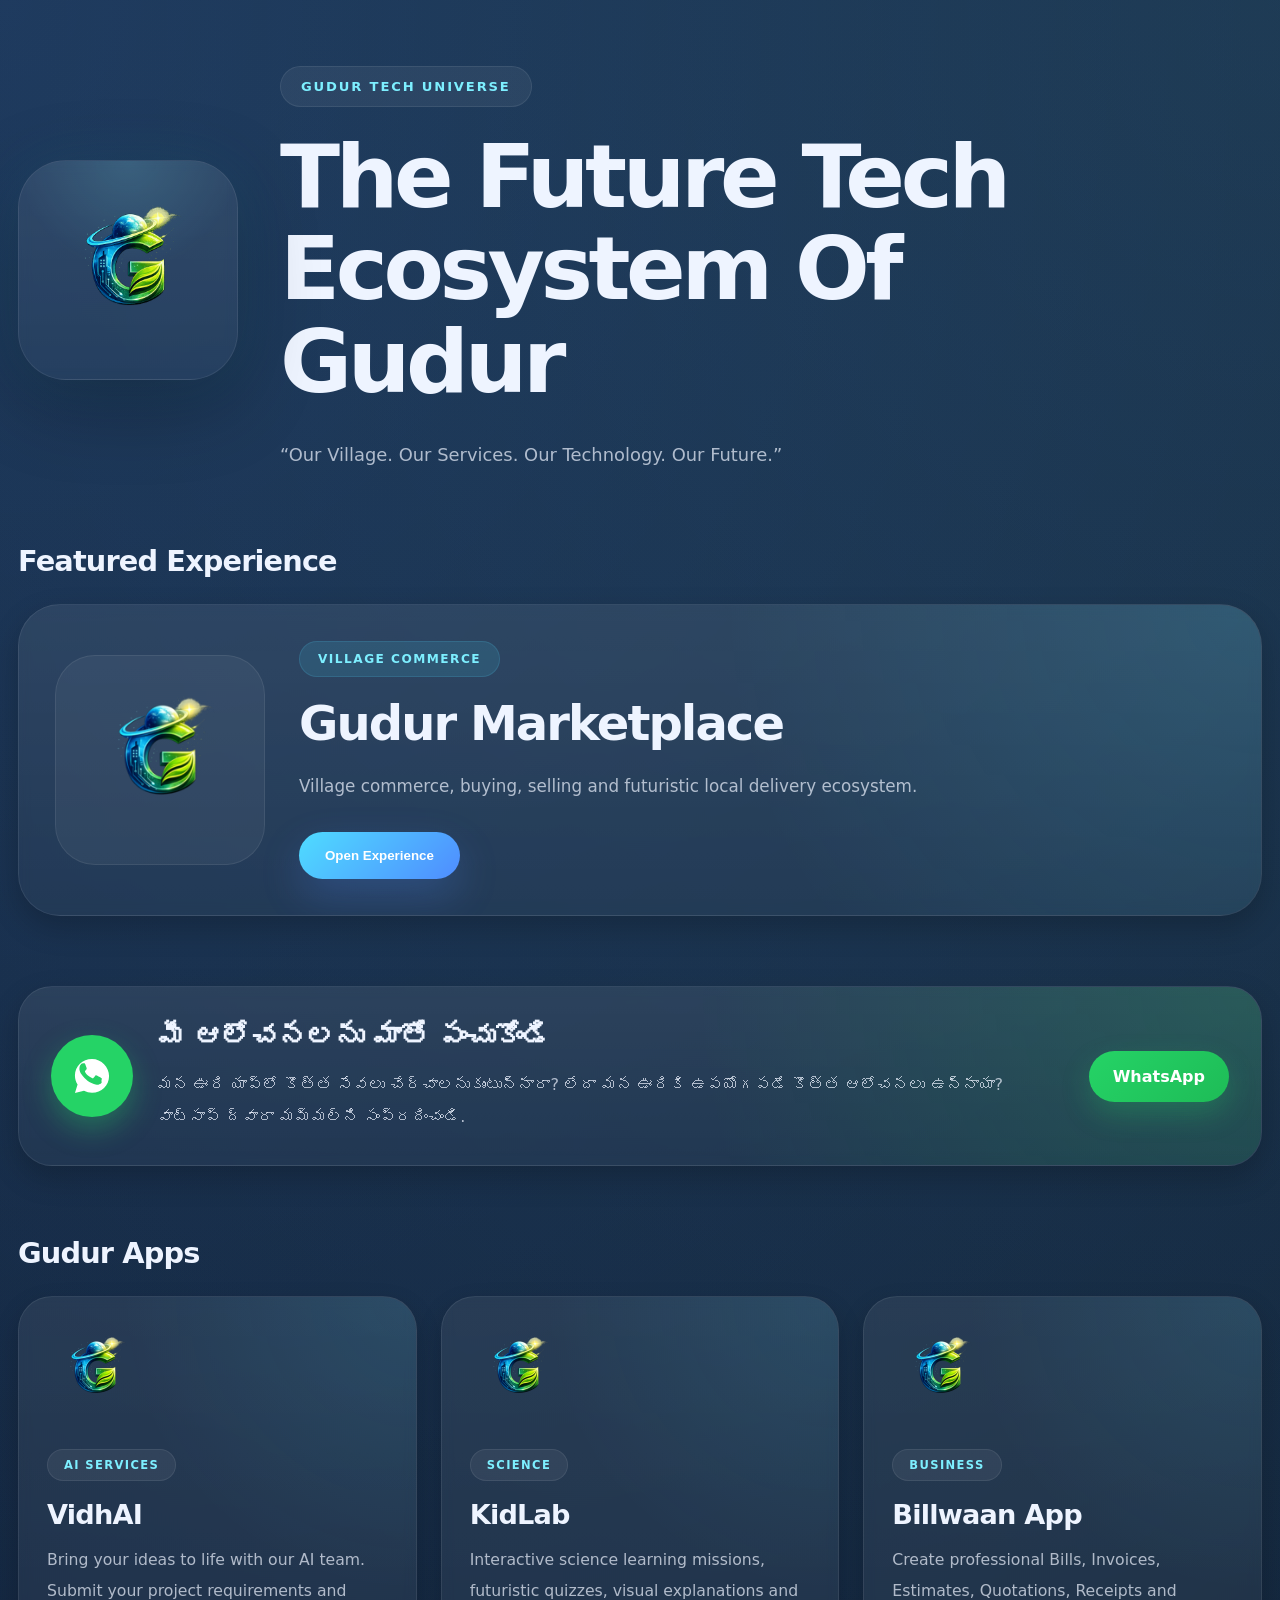
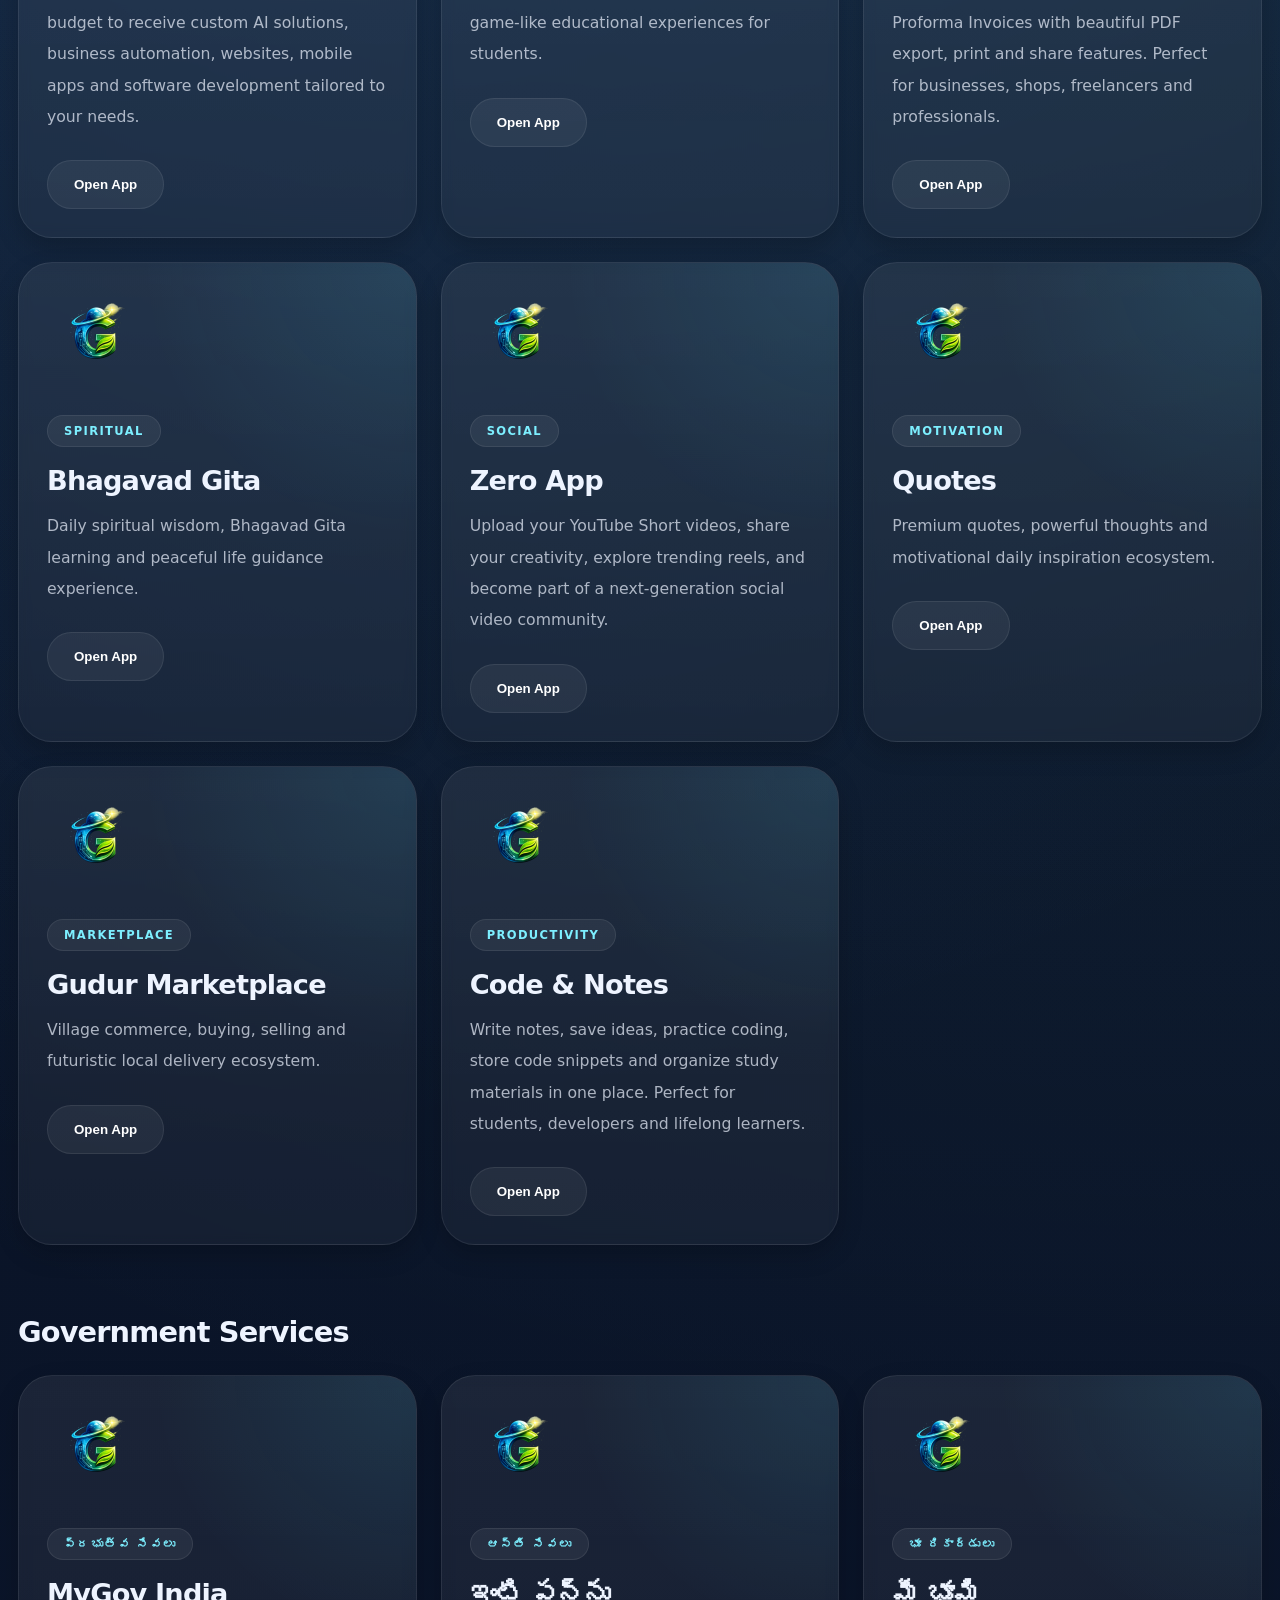
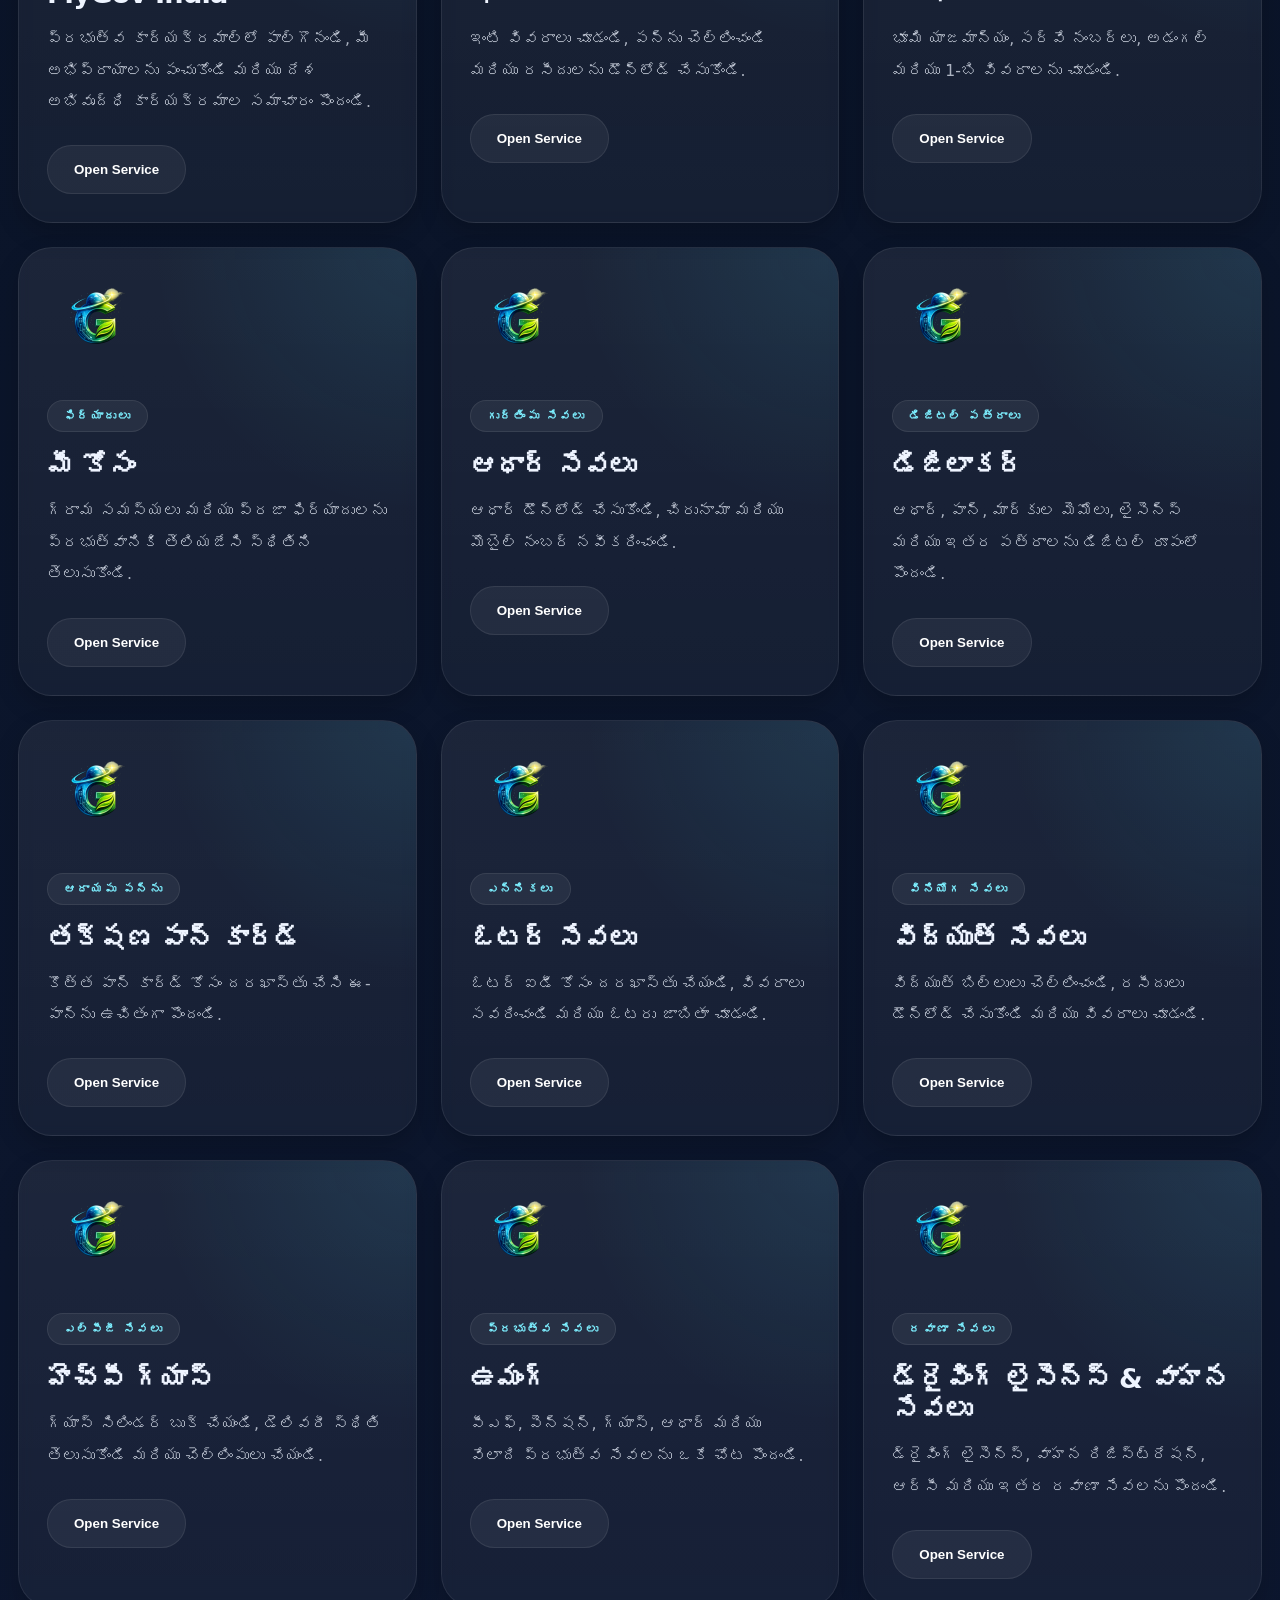
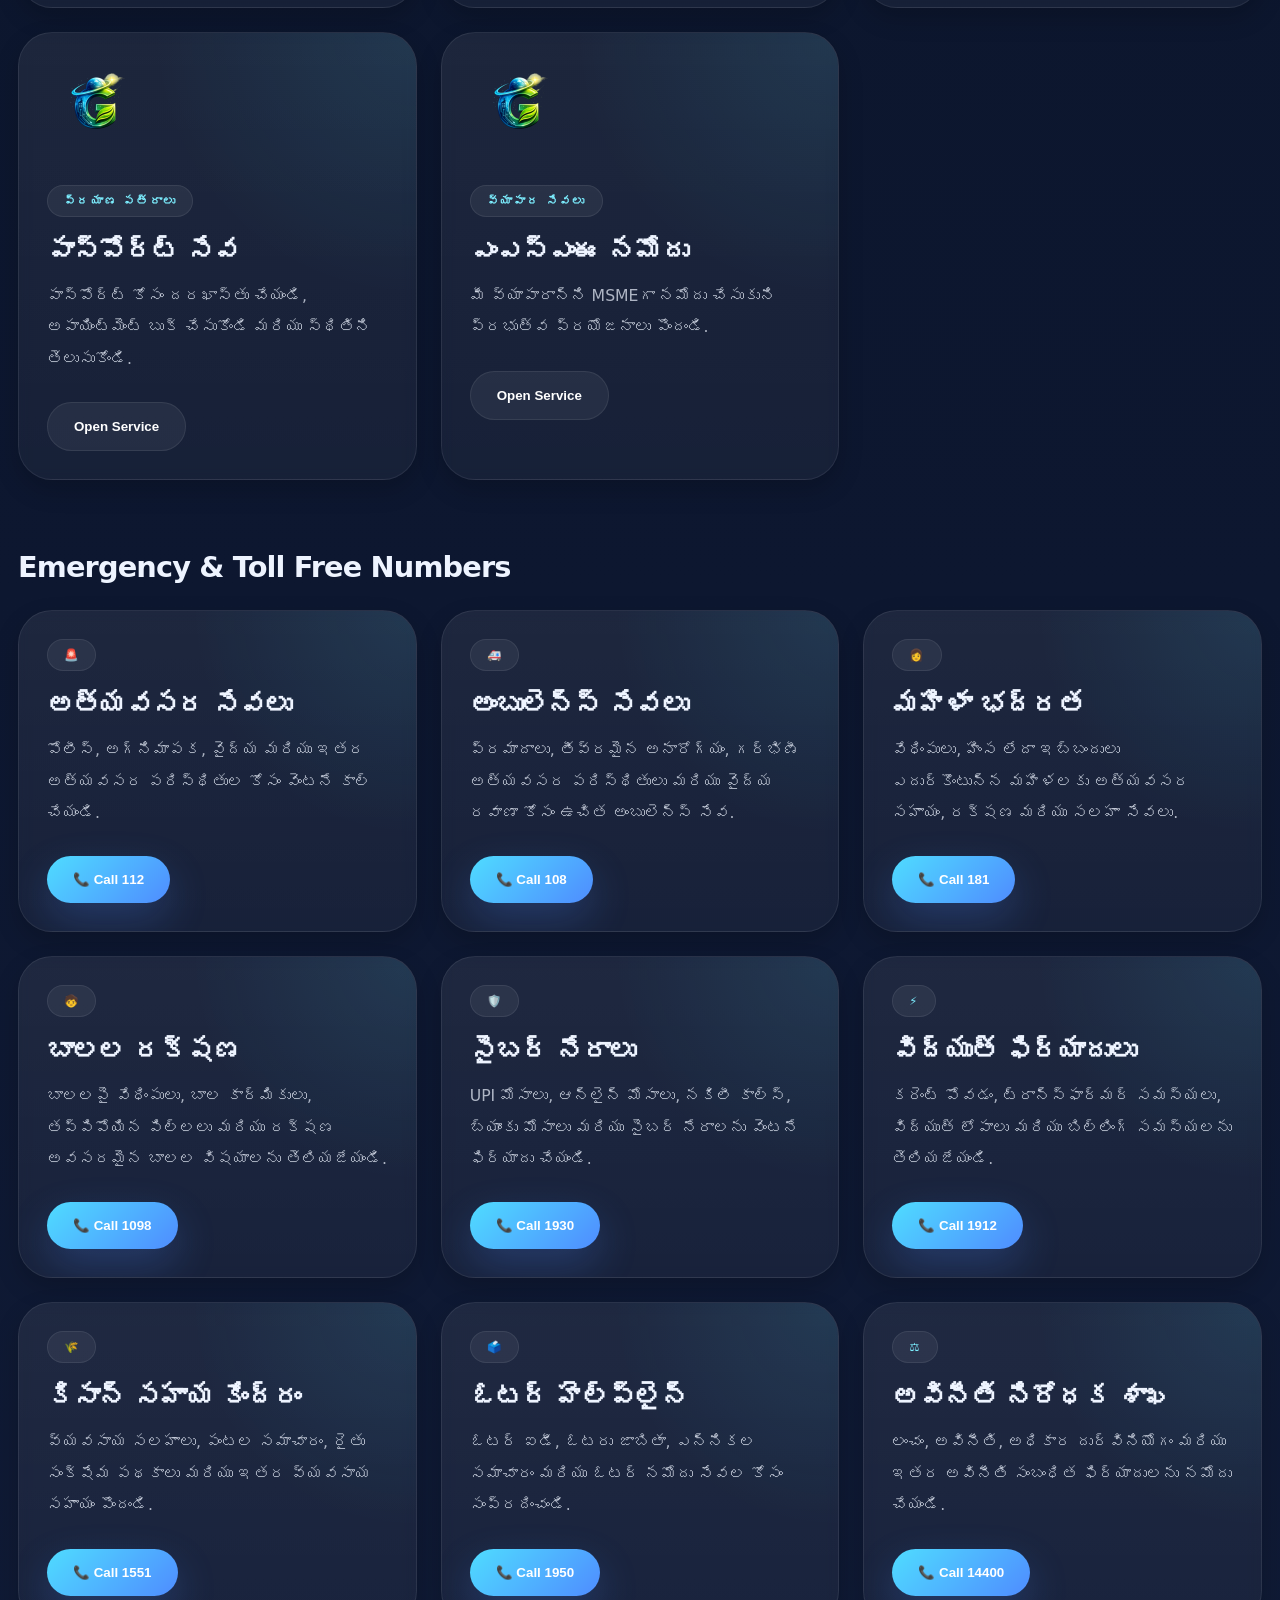
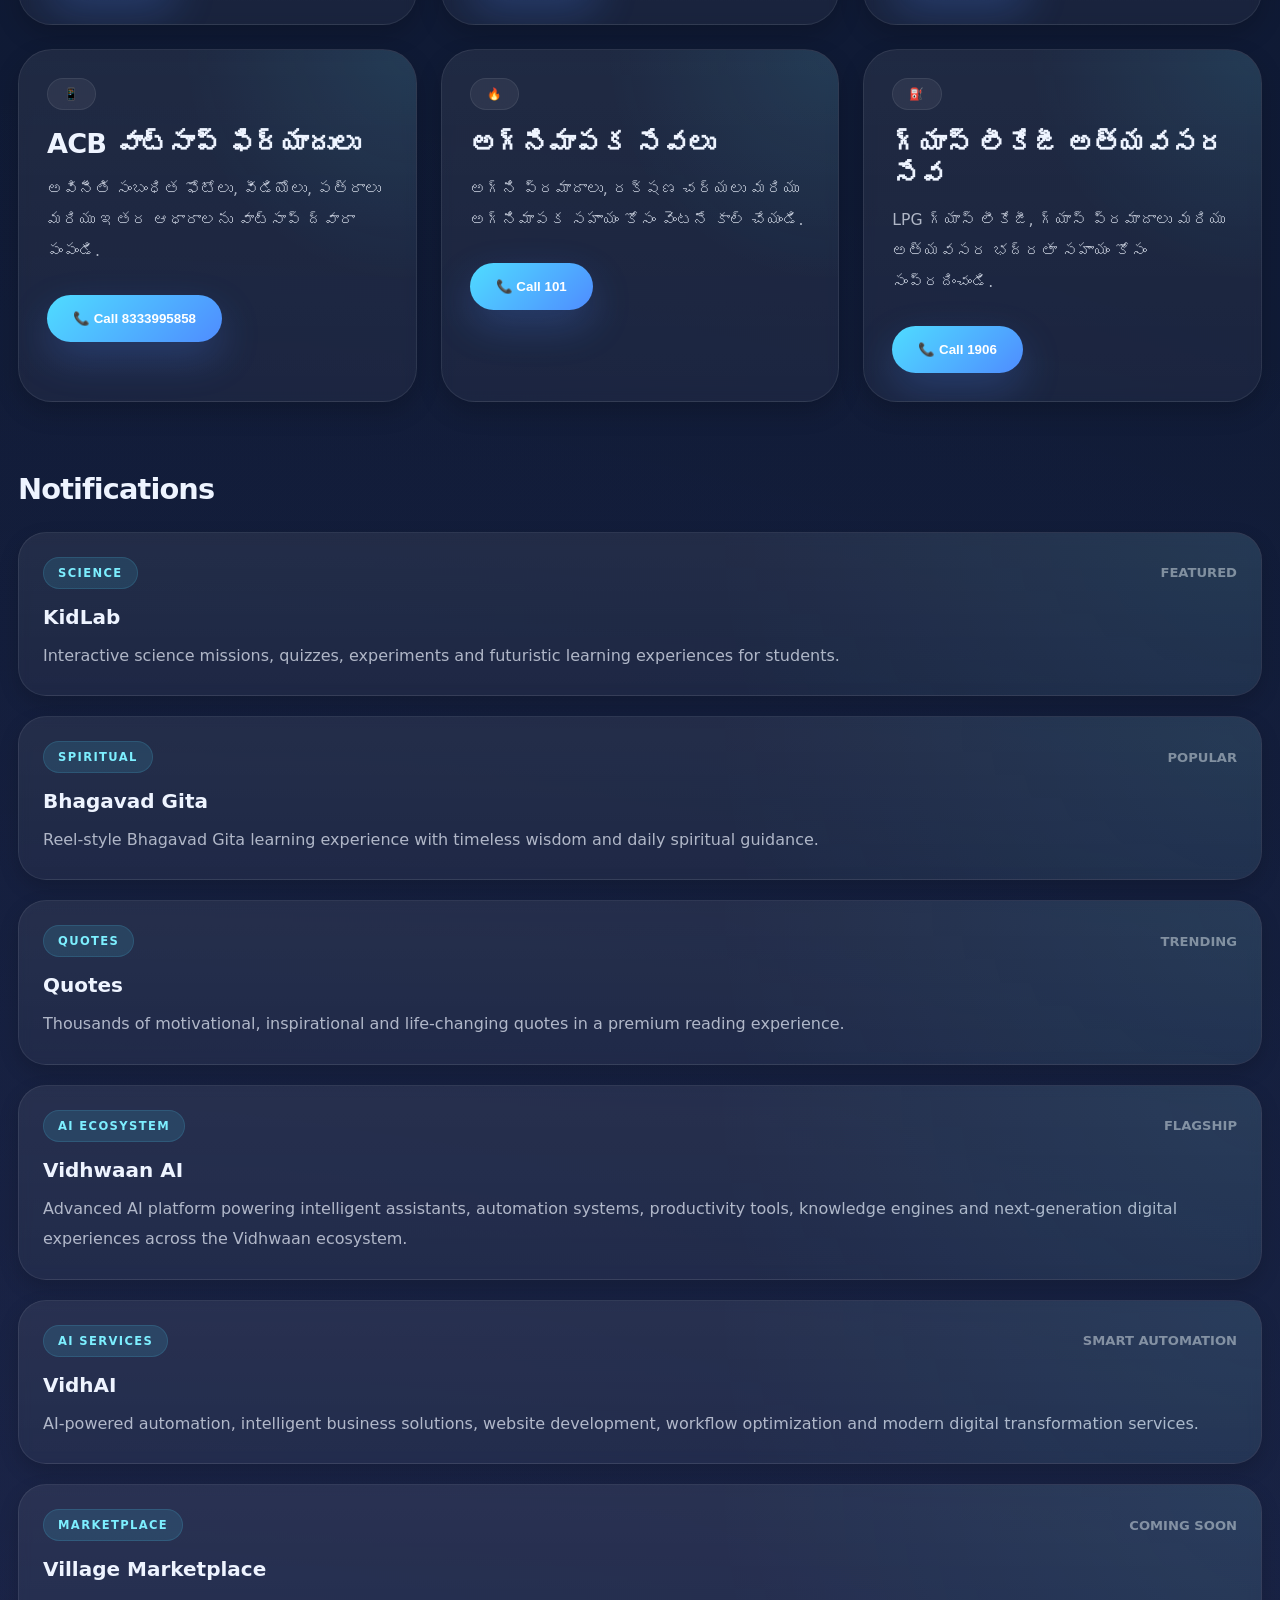
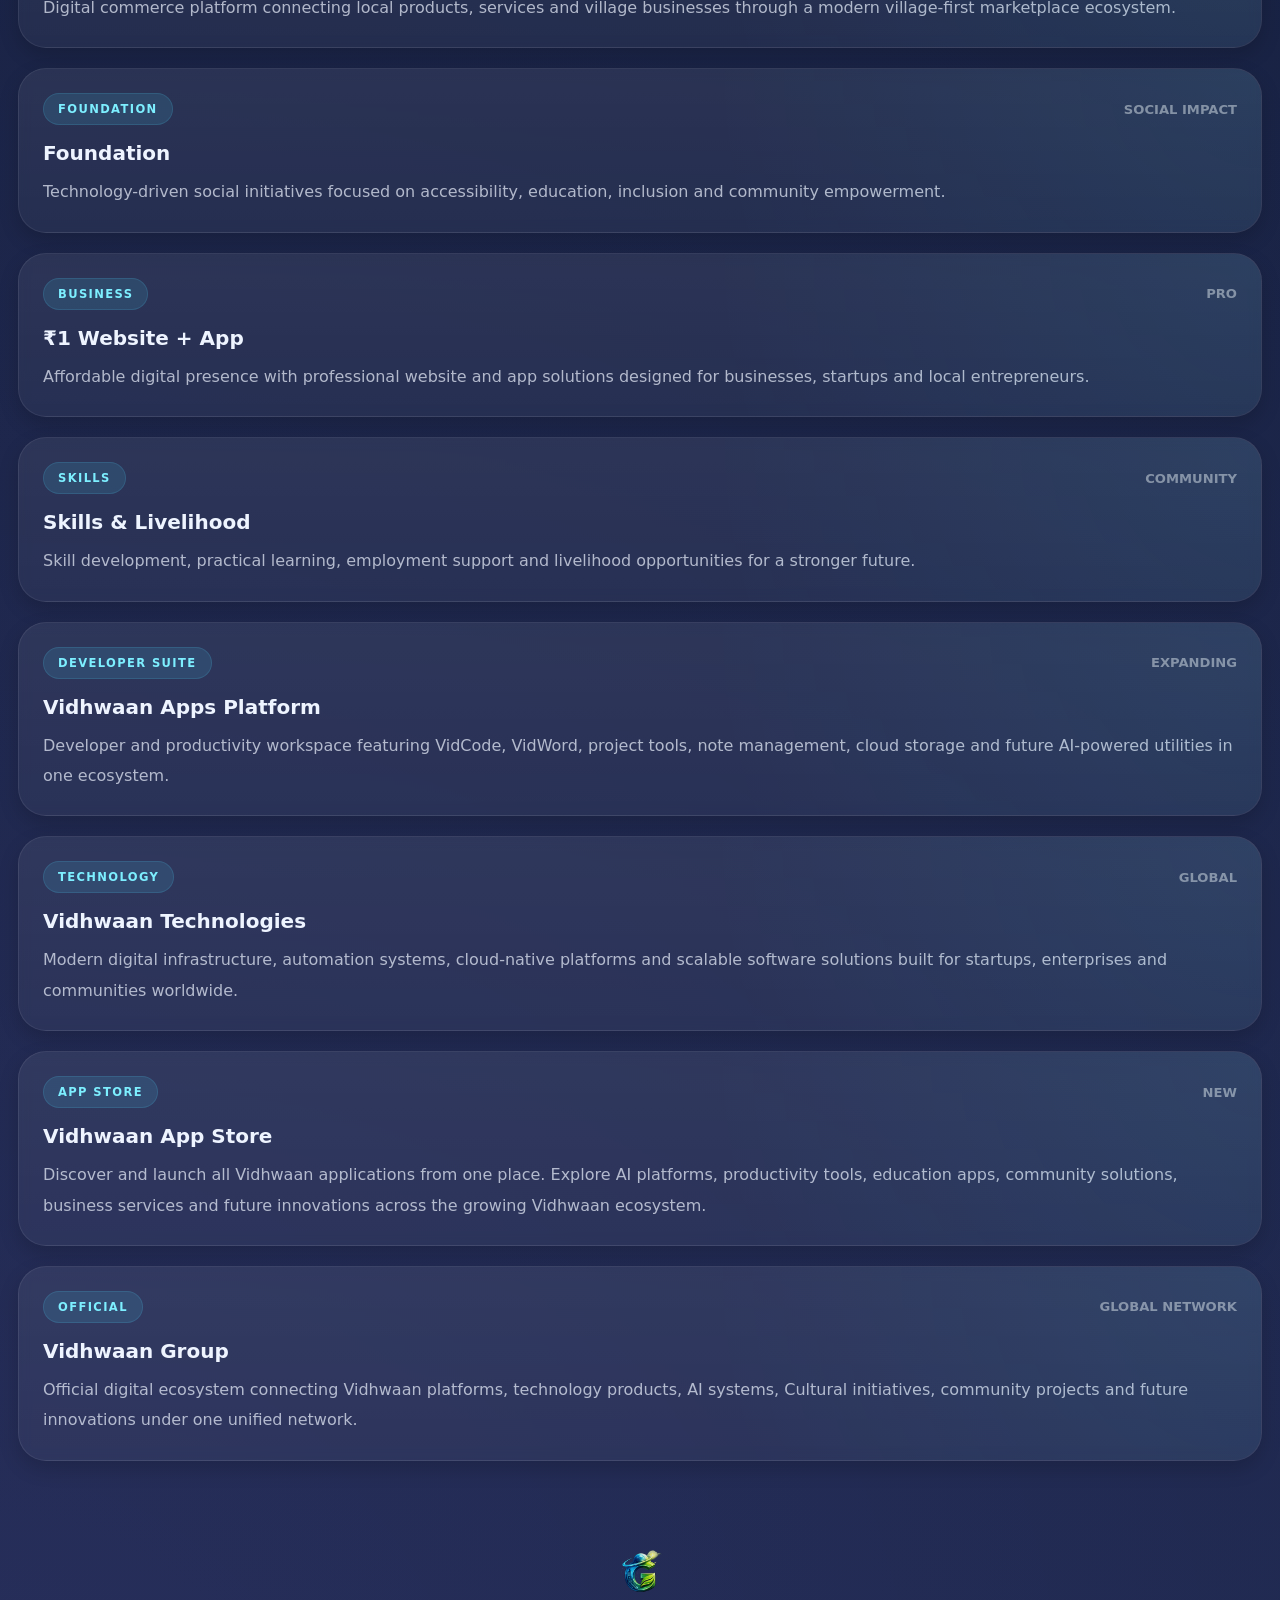
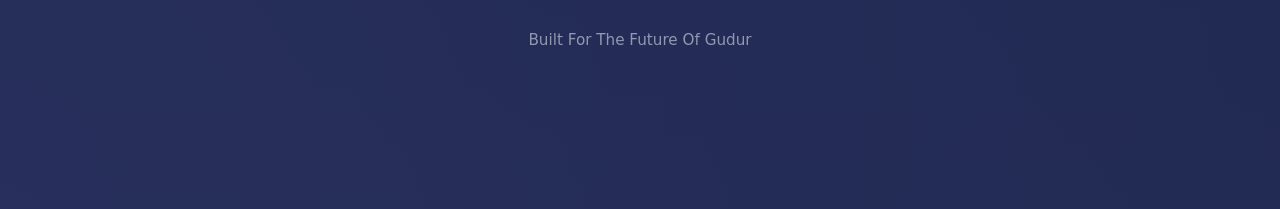
<file: public/index.html>
<!DOCTYPE html>

<html lang="en">

<head>

  <!-- ===================================== -->
  <!-- BASIC -->
  <!-- ===================================== -->

  <meta charset="UTF-8" />

  <meta
    name="viewport"
    content="
      width=device-width,
      initial-scale=1,
      maximum-scale=1,
      viewport-fit=cover
    "
  />

  <meta
    http-equiv="X-UA-Compatible"
    content="IE=edge"
  />

  <!-- ===================================== -->
  <!-- TITLE -->
  <!-- ===================================== -->

  <title>
    Gudur — Tech Universe
  </title>

  <!-- ===================================== -->
  <!-- SEO -->
  <!-- ===================================== -->

  <meta
    name="description"
    content="
      Gudur Tech Universe brings together learning, spirituality, marketplace, community services and futuristic digital experiences in one premium ecosystem.
    "
  />

  <meta
    name="keywords"
    content="
      Gudur,
      Tech Village,
      KidLab,
      Bhagavad Gita,
      Marketplace,
      Science Learning,
      Village Apps,
      Vidhwaan,
      Community Platform
    "
  />

  <meta
    name="author"
    content="Vidhwaan"
  />

  <meta
    name="robots"
    content="
      index,
      follow,
      max-image-preview:large
    "
  />

  <link
    rel="canonical"
    href="https://gudur.vidhwaan.com/"
  />

  <!-- ===================================== -->
  <!-- THEME -->
  <!-- ===================================== -->

  <meta
    name="theme-color"
    content="#07111f"
  />

  <meta
    name="mobile-web-app-capable"
    content="yes"
  />

  <meta
    name="apple-mobile-web-app-capable"
    content="yes"
  />

  <meta
    name="apple-mobile-web-app-status-bar-style"
    content="black-translucent"
  />

  <meta
    name="apple-mobile-web-app-title"
    content="Gudur"
  />

  <!-- ===================================== -->
  <!-- OPEN GRAPH -->
  <!-- ===================================== -->

  <meta
    property="og:type"
    content="website"
  />

  <meta
    property="og:url"
    content="https://gudur.vidhwaan.com/"
  />

  <meta
    property="og:title"
    content="
      Gudur — Tech Universe
    "
  />

  <meta
    property="og:description"
    content="
      The futuristic tech ecosystem of Gudur.
    "
  />

  <meta
    property="og:image"
    content="
      https://gudur.vidhwaan.com/icons/icon-512.png
    "
  />

  <!-- ===================================== -->
  <!-- TWITTER -->
  <!-- ===================================== -->

  <meta
    name="twitter:card"
    content="summary_large_image"
  />

  <meta
    name="twitter:title"
    content="
      Gudur Tech Universe
    "
  />

  <meta
    name="twitter:description"
    content="
      Learning, Marketplace, Spirituality and Community Apps
    "
  />

  <meta
    name="twitter:image"
    content="
      https://gudur.vidhwaan.com/icons/icon-512.png
    "
  />

  <!-- ===================================== -->
  <!-- ICONS -->
  <!-- ===================================== -->

  <link
    rel="icon"
    href="./favicon.ico"
    sizes="any"
  />

  <link
    rel="apple-touch-icon"
    href="./icons/icon-192.png"
  />

  <!-- ===================================== -->
  <!-- PWA -->
  <!-- ===================================== -->

  <link
    rel="manifest"
    href="./manifest.json"
  />

  <!-- ===================================== -->
  <!-- CSS -->
  <!-- ===================================== -->

  <link
    rel="stylesheet"
    href="./main.css"
  />

</head>

<body>



  <!-- ===================================== -->
  <!-- BACKGROUND -->
  <!-- ===================================== -->



  <!-- ===================================== -->
  <!-- APP -->
  <!-- ===================================== -->

  <main id="app">

    <!-- ================================= -->
    <!-- HERO -->
    <!-- ================================= -->

    <section class="heroSection">

      <div class="heroLogoWrap">

        <img
          src="./icons/logo.png"
          alt="Gudur Logo"
          class="heroLogo"
        />

      </div>

      <div class="heroContent">

        <div class="heroBadge">
          GUDUR TECH UNIVERSE
        </div>

        <h1>
          The Future Tech Ecosystem Of Gudur
        </h1>

        <p class="heroText">
          “Our Village. Our Services. Our Technology. Our Future.”
        </p>

      </div>

    </section>

    <!-- ================================= -->
    <!-- FEATURED -->
    <!-- ================================= -->

    <section class="sectionBlock">

      <div class="sectionTitleWrap">

        <h2>
          Featured Experience
        </h2>

      </div>

      <div id="featuredApp"></div>

    </section>

    <!-- ================================= -->
    <!-- WHATSAPP -->
    <!-- ================================= -->

    <section class="whatsappSection">

      <div class="whatsappCard">

        <div class="whatsappGlow"></div>

        <div class="whatsappIcon">

          <svg
            viewBox="0 0 32 32"
            fill="white"
          >

            <path d="M16 3C8.8 3 3 8.6 3 15.6c0 2.5.7 4.8 2 6.8L3 29l6.9-1.8c1.9 1 4 1.5 6.1 1.5 7.2 0 13-5.6 13-12.6S23.2 3 16 3zm7.4 18c-.3.8-1.8 1.5-2.5 1.6-.7.1-1.6.2-5.3-1.3-4.4-1.8-7.2-6.1-7.4-6.4-.2-.3-1.8-2.3-1.8-4.5s1.1-3.2 1.5-3.7c.4-.4.9-.5 1.2-.5h.9c.3 0 .6 0 .8.7.3.8 1 2.8 1.1 3 .1.2.1.5 0 .7-.1.2-.2.5-.4.7-.2.2-.4.5-.6.7-.2.2-.4.5-.2.9.2.4 1 1.7 2.2 2.8 1.5 1.3 2.8 1.8 3.2 2 .4.2.7.1 1-.1.3-.3 1.1-1.2 1.4-1.7.3-.5.6-.4 1-.3.4.2 2.6 1.2 3 1.5.5.2.8.4.9.7.1.3.1 1-.2 1.8z"/>

          </svg>

        </div>

        <div class="whatsappText">

          <h3>

            మీ ఆలోచనలను మాతో పంచుకోండి

          </h3>

          <p>

            మన ఊరి యాప్‌లో కొత్త సేవలు చేర్చాలనుకుంటున్నారా?

            లేదా మన ఊరికి ఉపయోగపడే కొత్త ఆలోచనలు ఉన్నాయా?

            వాట్సాప్ ద్వారా మమ్మల్ని సంప్రదించండి.

          </p>

        </div>

        <a

          href="https://wa.me/919440246101"

          target="_blank"

          rel="noopener noreferrer"

          class="whatsappBtn"

          aria-label="WhatsApp"

        >

          WhatsApp

        </a>

      </div>

    </section>

    
    <!-- ================================= -->
    <!-- APPS -->
    <!-- ================================= -->

    <section class="sectionBlock">

      <div class="sectionTitleWrap">

        <h2>
          Gudur Apps
        </h2>

      </div>

      <div id="appsGrid"></div>

    </section>



    <!-- ================================= -->
    <!-- GOVERNMENT SERVICES -->
    <!-- ================================= -->

    <section class="sectionBlock">

      <div class="sectionTitleWrap">

        <h2>
          Government Services
        </h2>

      </div>

      <div id="governmentGrid"></div>

    </section>

    <!-- ================================= -->
    <!-- TOLL FREE NUMBERS -->
    <!-- ================================= -->

    <section class="sectionBlock">

      <div class="sectionTitleWrap">

        <h2>
          Emergency & Toll Free Numbers
        </h2>

      </div>

      <div id="tollGrid"></div>

    </section>




    <!-- ================================= -->
    <!-- NOTIFICATIONS -->
    <!-- ================================= -->

    <section
      class="sectionBlock"
      id="notificationsSection"
    >

      <div class="sectionTitleWrap">

        <h2>
          Notifications
        </h2>

      </div>

      <div id="notificationsFeed"></div>

    </section>

    <!-- ================================= -->
    <!-- FOOTER -->
    <!-- ================================= -->

    <footer id="footer">

      <img
        src="./icons/logo.png"
        alt="Gudur"
        class="footerLogo"
      />

      <p>
        Built For The Future Of Gudur
      </p>

    </footer>

  </main>

  <!-- ===================================== -->
  <!-- INSTALL BUTTON -->
  <!-- ===================================== -->

  <button id="installBtn">
    Install App
  </button>

  <!-- ===================================== -->
  <!-- APP -->
  <!-- ===================================== -->

  <script
    src="./app.js"
    defer
  ></script>

</body>

</html>
</file>
<file: public/main.css>
/* =========================================
   ROOT
========================================= */

:root {

  --bg:
    #07111f;

  --bg2:
    #0d1730;

  --bg3:
    #172445;

  --text:
    #eef4ff;

  --muted:
    rgba(238,244,255,0.70);

  --blue1:
    #4fdcff;

  --blue2:
    #4f8cff;

  --cyan:
    #7defff;

  --purple:
    #9d7dff;

  --green:
    #5dd39e;

  --glass:
    rgba(255,255,255,0.06);

  --glassBorder:
    rgba(255,255,255,0.08);

  --radius:
    34px;

}

/* =========================================
   RESET
========================================= */

* {

  margin:
    0;

  padding:
    0;

  box-sizing:
    border-box;

  -webkit-tap-highlight-color:
    transparent;

}

html {

  width:
    100%;

  min-height:
    100%;

  scroll-behavior:
    auto;

  overflow-x:
    hidden;

}

body {

  width:
    100%;

  min-height:
    100vh;

  overflow-x:
    hidden;

  color:
    var(--text);

  font-family:
    Inter,
    system-ui,
    sans-serif;

  background:

    radial-gradient(
      circle at top left,
      rgba(79,140,255,0.22),
      transparent 28%
    ),

    radial-gradient(
      circle at top right,
      rgba(125,239,255,0.14),
      transparent 32%
    ),

    radial-gradient(
      circle at bottom left,
      rgba(157,125,255,0.12),
      transparent 34%
    ),

    linear-gradient(
      180deg,
      var(--bg) 0%,
      var(--bg2) 55%,
      var(--bg3) 100%
    );

  -webkit-font-smoothing:
    antialiased;

  text-rendering:
    optimizeLegibility;

  position:
    relative;

}


/* =========================================
   APP
========================================= */

#app {

  width:
    100%;

  min-height:
    100vh;

  padding:
    max(24px, env(safe-area-inset-top))
    18px
    max(120px, env(safe-area-inset-bottom));

}

/* =========================================
   HERO
========================================= */

.heroSection {

  width:
    100%;

  max-width:
    1280px;

  margin:
    0 auto;

  display:
    flex;

  align-items:
    center;

  justify-content:
    space-between;

  gap:
    42px;

  padding:
    42px 0 70px;

}

.heroLogoWrap {

  width:
    220px;

  height:
    220px;

  border-radius:
    48px;

  background:

    linear-gradient(
      180deg,
      rgba(255,255,255,0.08),
      rgba(255,255,255,0.04)
    );

  border:
    1px solid var(--glassBorder);

  display:
    flex;

  align-items:
    center;

  justify-content:
    center;

  backdrop-filter:
    blur(6px);

  box-shadow:

    0 22px 80px rgba(0,0,0,0.30),

    0 0 60px rgba(79,220,255,0.10);

  position:
    relative;

  overflow:
    hidden;

}

.heroLogoWrap::before {

  content:
    "";

  position:
    absolute;

  inset:
    0;

  background:

    radial-gradient(
      circle at top,
      rgba(125,239,255,0.14),
      transparent 45%
    );

}

.heroLogo {

  width:
    78%;

  height:
    78%;

  object-fit:
    contain;

  position:
    relative;

  z-index:
    2;

}

.heroContent {

  flex:
    1;

}

.heroBadge {

  display:
    inline-flex;

  align-items:
    center;

  gap:
    8px;

  padding:
    12px 20px;

  border-radius:
    999px;

  background:
    rgba(255,255,255,0.06);

  border:
    1px solid rgba(255,255,255,0.08);

  font-size:
    0.82rem;

  font-weight:
    800;

  letter-spacing:
    0.14em;

  margin-bottom:
    24px;

  color:
    var(--cyan);

}

.heroContent h1 {

  font-size:
    clamp(
      2.8rem,
      7vw,
      5.5rem
    );

  line-height:
    1.05;

  letter-spacing:
    -0.05em;

  font-weight:
    900;

  max-width:
    860px;

}

.heroText {

  margin-top:
    28px;

  max-width:
    760px;

  color:
    var(--muted);

  font-size:
    1.12rem;

  line-height:
    2.1;

}

/* =========================================
   SECTION
========================================= */

.sectionBlock {

  width:
    100%;

  max-width:
    1280px;

  margin:
    0 auto 70px;

}

.sectionTitleWrap {

  display:
    flex;

  align-items:
    center;

  justify-content:
    space-between;

  margin-bottom:
    26px;

}

.sectionTitleWrap h2 {

  font-size:
    1.8rem;

  font-weight:
    900;

  letter-spacing:
    -0.03em;

}

/* =========================================
   FEATURED CARD
========================================= */

.featuredCard {

  position:
    relative;

  display:
    flex;

  gap:
    34px;

  align-items:
    center;

  overflow:
    hidden;

  border-radius:
    42px;

  padding:
    36px;



  background:

    linear-gradient(
      180deg,
      rgba(255,255,255,0.08),
      rgba(255,255,255,0.04)
    );

  border:
    1px solid rgba(255,255,255,0.08);

  backdrop-filter:
    blur(6px);

  transition:
    0.24s ease;

  box-shadow:
    0 12px 30px rgba(0,0,0,0.20);

}

.featuredCard:hover {

  transform:
    translateY(-6px);

  border-color:
    rgba(125,239,255,0.20);

}

.featuredGlow {

  position:
    absolute;

  inset:
    0;

  background:

    radial-gradient(
      circle at top right,
      rgba(79,220,255,0.14),
      transparent 42%
    );

  pointer-events:
    none;

}

.featuredImageWrap {

  width:
    210px;

  height:
    210px;

  flex-shrink:
    0;

  border-radius:
    40px;

  display:
    flex;

  align-items:
    center;

  justify-content:
    center;

  background:
    rgba(255,255,255,0.05);

  border:
    1px solid rgba(255,255,255,0.08);

}

.featuredImageWrap img {

  width:
    80%;

  height:
    80%;

  object-fit:
    contain;

}

.featuredContent {

  position:
    relative;

  z-index:
    2;

}

.featuredBadge {

  display:
    inline-flex;

  padding:
    10px 18px;

  border-radius:
    999px;

  background:
    rgba(79,220,255,0.12);

  border:
    1px solid rgba(79,220,255,0.14);

  color:
    var(--cyan);

  font-size:
    0.76rem;

  font-weight:
    800;

  letter-spacing:
    0.12em;

  margin-bottom:
    18px;

}

.featuredContent h3 {

  font-size:
    3rem;

  font-weight:
    900;

  letter-spacing:
    -0.04em;

  margin-bottom:
    18px;

}

.featuredContent p {

  max-width:
    700px;

  line-height:
    2.1;

  color:
    var(--muted);

  font-size:
    1.05rem;

}

/* =========================================
   BUTTONS
========================================= */

.cardButtons {

  display:
    flex;

  gap:
    14px;

  margin-top:
    28px;

  flex-wrap:
    wrap;

}

.launchButton,
.installFeaturedBtn,
.openCardBtn,
.installCardBtn {

  border:
    none;

  outline:
    none;

  cursor:
    pointer;

  border-radius:
    999px;

  padding:
    16px 26px;

  font-weight:
    800;

  transition:
    0.22s ease;

}

.launchButton,
.installFeaturedBtn,
.installCardBtn {

  background:

    linear-gradient(
      135deg,
      var(--blue1),
      var(--blue2)
    );

  color:
    white;

  box-shadow:
    0 16px 40px rgba(79,140,255,0.24);

}

.openCardBtn {

  background:
    rgba(255,255,255,0.06);

  border:
    1px solid rgba(255,255,255,0.08);

  color:
    white;

}

.launchButton:hover,
.installFeaturedBtn:hover,
.openCardBtn:hover,
.installCardBtn:hover {

  transform:
    translateY(-3px);

}

/* =========================================
   APPS GRID
========================================= */

#appsGrid {

  display:
    grid;

  grid-template-columns:
    repeat(
      auto-fit,
      minmax(300px, 1fr)
    );

  gap:
    24px;

}



/* =========================================
   GOVERNMENT SERVICES
========================================= */

#governmentGrid {

  display:
    grid;

  grid-template-columns:
    repeat(
      auto-fit,
      minmax(300px, 1fr)
    );

  gap:
    24px;

}

/* =========================================
   TOLL FREE NUMBERS
========================================= */

#tollGrid {

  display:
    grid;

  grid-template-columns:
    repeat(
      auto-fit,
      minmax(300px, 1fr)
    );

  gap:
    24px;

}

/* =========================================
   APP CARD
========================================= */

.appCard {

  cursor:
    pointer;

  position:
    relative;

  overflow:
    hidden;

  border-radius:
    34px;

  padding:
    28px;



  background:

    linear-gradient(
      180deg,
      rgba(255,255,255,0.07),
      rgba(255,255,255,0.045)
    );

  border:
    1px solid rgba(255,255,255,0.08);

  backdrop-filter:
    blur(6px);

  transition:
    0.24s ease;

  box-shadow:
    0 10px 24px rgba(0,0,0,0.18);

}

.appCard:hover {

  transform:
    translateY(-6px);

  border-color:
    rgba(125,239,255,0.18);

}

.appCardGlow {

  position:
    absolute;

  inset:
    0;

  background:

    radial-gradient(
      circle at top right,
      rgba(79,220,255,0.10),
      transparent 44%
    );

  pointer-events:
    none;

}

.appIcon {

  width:
    96px;

  height:
    96px;

  object-fit:
    contain;

  margin-bottom:
    24px;

  position:
    relative;


  z-index:
    2;

}

.appInfo {

  position:
    relative;

  z-index:
    2;

}

.appTag {

  display:
    inline-flex;

  align-items:
    center;

  justify-content:
    center;

  padding:
    8px 16px;

  border-radius:
    999px;

  background:
    rgba(255,255,255,0.06);

  border:
    1px solid rgba(255,255,255,0.08);

  font-size:
    0.72rem;

  font-weight:
    800;

  letter-spacing:
    0.12em;

  margin-bottom:
    18px;

  color:
    var(--cyan);

}

.appInfo h3 {

  font-size:
    1.7rem;

  font-weight:
    900;

  letter-spacing:
    -0.03em;

  margin-bottom:
    14px;

}

.appInfo p {

  line-height:
    2;

  color:
    var(--muted);

  font-size:
    0.98rem;

}

/* =========================================
   NOTIFICATIONS
========================================= */

#notificationsFeed {

  display:
    grid;

  gap:
    20px;

}

.notificationCard {

  cursor:
    pointer;

  position:
    relative;

  overflow:
    hidden;

  border-radius:
    28px;

  padding:
    24px;



  background:

    linear-gradient(
      180deg,
      rgba(255,255,255,0.07),
      rgba(255,255,255,0.045)
    );

  border:
    1px solid rgba(255,255,255,0.08);

  backdrop-filter:
    blur(6px);

  box-shadow:
    0 8px 20px rgba(0,0,0,0.16);

  transition:
    all .25s ease;

}

.notificationCard:hover {

  transform:
    translateY(-4px);

  border-color:
    rgba(125,239,255,0.22);

  box-shadow:
    0 24px 60px rgba(0,0,0,0.28);

}

.notificationCard:active {

  transform:
    scale(0.98);

}

.notificationGlow {

  position:
    absolute;

  inset:
    0;

  background:

    radial-gradient(
      circle at top right,
      rgba(79,220,255,0.08),
      transparent 44%
    );

}

.notificationTop {

  display:
    flex;

  align-items:
    center;

  justify-content:
    space-between;

  margin-bottom:
    16px;

}

.notificationBadge {

  padding:
    8px 14px;

  border-radius:
    999px;

  background:
    rgba(79,220,255,0.12);

  border:
    1px solid rgba(79,220,255,0.14);

  color:
    var(--cyan);

  font-size:
    0.72rem;

  font-weight:
    800;

  letter-spacing:
    0.12em;

}

.notificationTime {

  color:
    rgba(255,255,255,0.45);

  font-size:
    0.82rem;

  font-weight:
    700;

}

.notificationCard h3 {

  font-size:
    1.25rem;

  font-weight:
    900;

  margin-bottom:
    12px;

}

.notificationCard p {

  line-height:
    1.9;

  color:
    var(--muted);

}

/* =========================================
   WHATSAPP SECTION
========================================= */

.whatsappSection{

  width:100%;

  max-width:1280px;

  margin:0 auto 70px;

}

.whatsappCard{

  position:relative;

  overflow:hidden;

  display:flex;

  align-items:center;

  gap:24px;

  padding:32px;

  border-radius:34px;

  background:

    linear-gradient(

      180deg,

      rgba(255,255,255,0.08),

      rgba(255,255,255,0.04)

    );

  border:

    1px solid rgba(255,255,255,0.08);

  backdrop-filter:blur(6px);

  box-shadow:

    0 12px 30px rgba(0,0,0,0.20);

}

.whatsappCard:hover{

  border-color:

    rgba(37,211,102,.35);

}

.whatsappGlow{

  position:absolute;

  inset:0;

  background:

    radial-gradient(

      circle at top right,

      rgba(37,211,102,.18),

      transparent 45%

    );

  pointer-events:none;

}

.whatsappIcon{

  width:82px;

  height:82px;

  min-width:82px;

  border-radius:50%;

  background:#25D366;

  display:flex;

  align-items:center;

  justify-content:center;

  box-shadow:

    0 12px 28px

    rgba(37,211,102,.35);

  z-index:2;

}

.whatsappIcon svg{

  width:42px;

  height:42px;

}

.whatsappText{

  flex:1;

  z-index:2;

}

.whatsappText h3{

  font-size:1.8rem;

  font-weight:900;

  margin-bottom:16px;

  letter-spacing:-0.03em;

}

.whatsappText p{

  color:var(--muted);

  font-size:1rem;

  line-height:2;

}

.whatsappBtn{

  z-index:2;

  text-decoration:none;

  display:inline-flex;

  align-items:center;

  justify-content:center;

  padding:16px 24px;

  border-radius:999px;

  background:

    linear-gradient(

      135deg,

      #25D366,

      #1ebc57

    );

  color:#fff;

  font-weight:800;

  white-space:nowrap;

  transition:.25s ease;

  box-shadow:

    0 12px 28px

    rgba(37,211,102,.25);

}

.whatsappBtn:hover{

  transform:

    translateY(-3px);

}

.whatsappBtn:active{

  transform:

    scale(.98);

}


/* MOBILE */

@media(max-width:700px){

  .whatsappCard{

    flex-direction:column;

    text-align:center;

    padding:26px;

  }

  .whatsappIcon{

    width:72px;

    height:72px;

    min-width:72px;

  }

  .whatsappIcon svg{

    width:36px;

    height:36px;

  }

  .whatsappText h3{

    font-size:1.45rem;

  }

  .whatsappBtn{

    width:100%;

  }

}


/* =========================================
   FOOTER
========================================= */

#footer {

  width:
    100%;

  max-width:
    1280px;

  margin:
    0 auto;

  padding:
    10px 0 40px;

  display:
    flex;

  flex-direction:
    column;

  align-items:
    center;

  justify-content:
    center;

  gap:
    18px;

}

.footerLogo {

  width:
    72px;

  height:
    72px;

  object-fit:
    contain;

  opacity:
    0.9;

}

#footer p {

  color:
    rgba(238,244,255,0.54);

  text-align:
    center;

  font-size:
    0.95rem;

}

/* =========================================
   INSTALL BUTTON
========================================= */

#installBtn {

  position:
    fixed;

  right:
    18px;

  bottom:
    max(
      18px,
      env(safe-area-inset-bottom)
    );

  z-index:
    999999;

  border:
    none;

  outline:
    none;

  cursor:
    pointer;

  border-radius:
    999px;

  padding:
    16px 24px;

  background:

    linear-gradient(
      135deg,
      var(--blue1),
      var(--blue2)
    );

  color:
    white;

  font-size:
    0.95rem;

  font-weight:
    800;

  box-shadow:
    0 16px 40px rgba(79,140,255,0.24);

  backdrop-filter:
    blur(6px);

  opacity:
    0;

  visibility:
    hidden;

  transform:
    translateY(20px);

  transition:
    0.22s ease;

}

#installBtn.showInstall {

  opacity:
    1;

  visibility:
    visible;

  transform:
    translateY(0);

}




/* =========================================
   MOBILE
========================================= */

@media (max-width: 900px) {

  .heroSection {

    flex-direction:
      column;

    align-items:
      flex-start;

    padding:
      24px 0 60px;

  }

  .heroLogoWrap {

    width:
      170px;

    height:
      170px;

    border-radius:
      38px;

  }

  .featuredCard {

    flex-direction:
      column;

    align-items:
      flex-start;

  }

}







@media (max-width: 640px) {

  #app {

    padding:
      max(18px, env(safe-area-inset-top))
      14px
      max(120px, env(safe-area-inset-bottom));

  }

  .appCard {

    border-radius:
      28px;

    padding:
      22px;

  }

  .featuredCard {

    border-radius:
      32px;

    padding:
      24px;

  }

  .featuredContent h3 {

    font-size:
      2rem;

  }

  .cardButtons {

    flex-direction:
      column;

  }

  .launchButton,
  .installFeaturedBtn,
  .openCardBtn,
  .installCardBtn {

    width:
      100%;

  }

}
</file>
